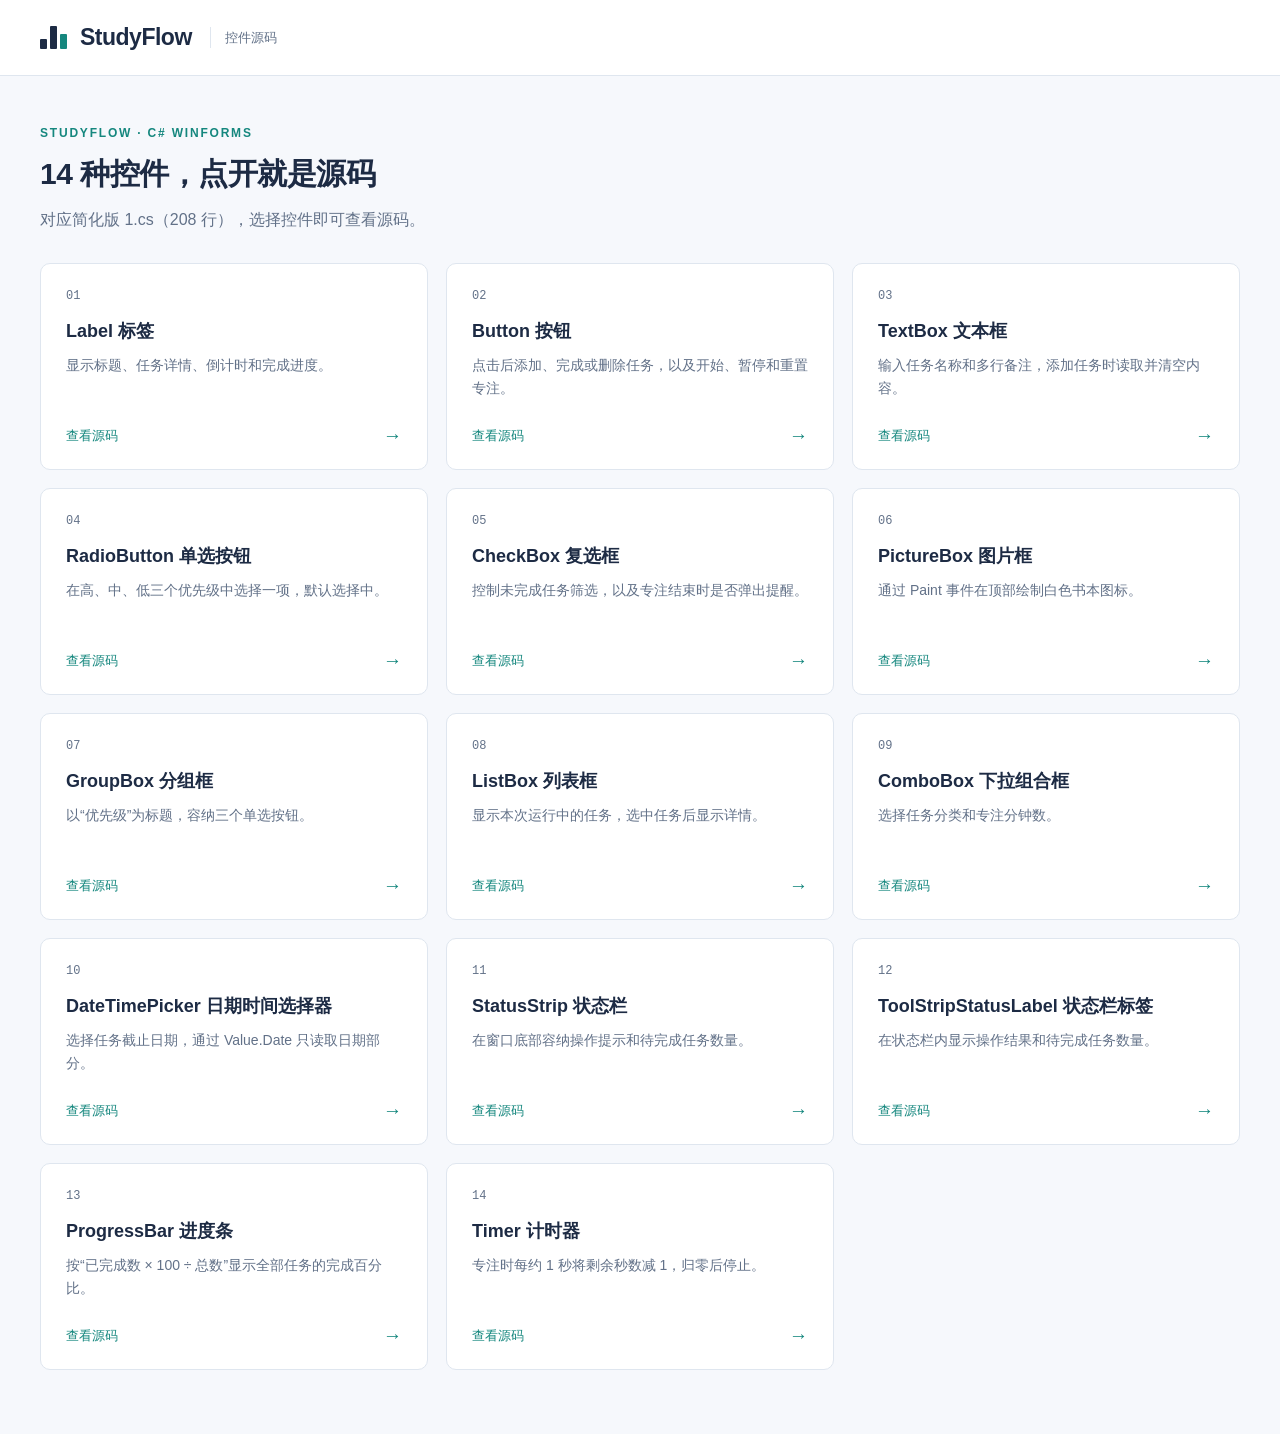
<file: index.html>
<!doctype html>
<html lang="zh-CN">
<head>
  <meta charset="utf-8">
  <meta name="viewport" content="width=device-width, initial-scale=1">
  <meta name="theme-color" content="#1D2B44">
  <meta name="description" content="14 种 C# WinForms 控件，点击即可查看 StudyFlow 项目中的对应源码。">
  <title>StudyFlow · 14 种控件源码</title>
  <link rel="icon" href="assets/favicon.svg" type="image/svg+xml">
  <link rel="stylesheet" href="style.css?v=sync208-20261018">
  <script defer src="data/source-text.js?v=sync208-20261018"></script>
  <script defer src="data/simple-controls.js?v=sync208-20261018"></script>
  <script defer src="code.js?v=sync208-20261018"></script>
  <script defer src="app.js?v=sync208-20261018"></script>
</head>
<body>
  <a class="skip-link" href="#main">跳到内容</a>
  <header class="topbar">
    <a class="brand" href="#/controls"><span class="brand-mark" aria-hidden="true"><i></i><i></i><i></i></span>StudyFlow <span class="brand-caption">控件源码</span></a>
    <a id="backLink" class="back-link" href="#/controls" hidden>← 全部 14 种控件</a>
  </header>
  <div class="workspace">
    <aside class="sidebar" aria-label="14 种控件"><p class="nav-heading">选择控件 <span>14</span></p><nav id="controlNav"></nav></aside>
    <main id="main" tabindex="-1"></main>
  </div>
  <noscript>请启用 JavaScript，以查看各控件的源码。</noscript>
</body>
</html>
</file>
<file: style.css>
:root{color-scheme:light;--ink:#1d2b44;--muted:#627188;--accent:#15877e;--line:#dfe6ef;--page:#f6f8fc;--white:#fff;font-family:"Segoe UI","Microsoft YaHei UI",sans-serif;color:var(--ink);background:var(--page)}
*{box-sizing:border-box}
body{margin:0;font-size:15px;line-height:1.65}
a{color:inherit;text-decoration:none}
button{font:inherit;cursor:pointer}
[hidden]{display:none!important}
:focus-visible{outline:3px solid var(--accent);outline-offset:4px}
h1,h2,p{margin:0}
.skip-link{position:fixed;top:-80px;left:16px;z-index:10;background:var(--white);padding:10px 16px}
.skip-link:focus{top:8px}
.topbar{height:76px;background:var(--white);border-bottom:1px solid var(--line);padding:0 40px;display:flex;align-items:center;justify-content:space-between;gap:16px}
.brand{display:flex;align-items:center;gap:10px;font-size:23px;font-weight:750;letter-spacing:-.5px}
.brand-caption{font-size:13px;font-weight:400;letter-spacing:0;color:var(--muted);border-left:1px solid var(--line);padding-left:14px;margin-left:8px}
.brand-mark{display:flex;align-items:flex-end;gap:3px;margin-right:3px}
.brand-mark i{width:7px;height:10px;background:var(--ink);border-radius:1px}
.brand-mark i:nth-child(2){height:23px}
.brand-mark i:nth-child(3){height:15px;background:var(--accent)}
.back-link{font-size:14px;color:var(--accent);padding:7px 12px;border:1px solid var(--line);border-radius:6px}
.back-link:hover{background:#edf7f5}
.workspace{max-width:1400px;margin:auto}
main{padding:48px 40px 64px;min-width:0}
.page-heading{margin-bottom:30px}
.eyebrow{font-size:12px;font-weight:650;letter-spacing:1.8px;color:var(--accent);margin-bottom:9px}
h1{font-size:30px;line-height:1.4;letter-spacing:-.5px;overflow-wrap:anywhere}
h1:focus{outline:none}
.lead{color:var(--muted);margin-top:12px;font-size:16px;max-width:780px}
.control-grid{display:grid;grid-template-columns:repeat(3,minmax(0,1fr));gap:18px}
.control-card{background:var(--white);border:1px solid var(--line);border-radius:10px;min-height:207px;padding:23px 25px;display:flex;flex-direction:column;position:relative;transition:border-color .15s,box-shadow .15s}
.control-card:hover{border-color:var(--accent);box-shadow:0 4px 16px #1d2b4409}
.card-number{font:12px/1.5 Consolas,monospace;color:var(--muted);margin-bottom:12px}
.control-card h2{font-size:18px;line-height:1.6;font-weight:650;overflow-wrap:anywhere}
.control-card p{font-size:14px;color:var(--muted);margin:8px 0 20px}
.card-action{margin-top:auto;color:var(--accent);font-size:13px;display:flex;justify-content:space-between;align-items:center}
.card-action span{font-size:19px;line-height:1}
.sidebar{display:none}
.show-source .workspace{display:grid;grid-template-columns:248px minmax(0,1fr);max-width:1600px}
.show-source .sidebar{display:block;background:var(--white);border-right:1px solid var(--line);padding:25px 15px;position:sticky;top:0;height:100vh;overflow-y:auto}
.nav-heading{padding:0 12px 16px;color:var(--muted);font-size:13px;display:flex;justify-content:space-between}
.nav-heading span{color:var(--accent)}
.control-link{display:flex;gap:10px;align-items:flex-start;padding:9px 12px;border-radius:6px;margin:2px 0}
.control-link:hover{background:var(--page)}
.control-link.active{background:#e7f4f2;color:#096e66}
.nav-index{color:var(--muted);font:10px/2 Consolas,monospace;min-width:14px}
.nav-type{display:block;font:12px/1.8 Consolas,monospace;overflow-wrap:anywhere}
.nav-name{display:block;font-size:12px;color:var(--muted)}
.active .nav-name{color:#096e66}
.show-source main{padding-top:36px}
.snippet{border:1px solid var(--line);border-radius:9px;background:var(--white);overflow:hidden;margin-bottom:22px}
.snippet-heading{display:flex;align-items:center;justify-content:space-between;gap:14px;padding:15px 20px;border-bottom:1px solid var(--line)}
.snippet-heading h2{font-size:16px;font-weight:650}
.snippet-heading p{color:var(--muted);font-size:12px;margin-top:3px}
.copy-button{flex-shrink:0;background:var(--white);color:var(--accent);border:1px solid var(--line);border-radius:5px;padding:5px 10px;font-size:12px}
.copy-button:hover{background:#edf7f5;border-color:#9bcfc8}
.code-block{padding:16px 0;overflow-x:auto;tab-size:4;background:#fcfdff}
.code-line{display:grid;grid-template-columns:48px minmax(0,1fr);align-items:start;min-height:27px}
.line-number{font:12px/27px Consolas,monospace;color:#8490a1;text-align:right;padding-right:12px;user-select:none}
.line-code{font:14px/27px Consolas,"Cascadia Mono","Microsoft YaHei UI",monospace;white-space:pre-wrap;overflow-wrap:anywhere;padding:0 18px 0 12px;border-left:1px solid #e9edf3;min-width:0}
.token-keyword{color:#8057b5}.token-type{color:#137c79}.token-string{color:#9b592b}.token-number{color:#b54455}.token-comment{color:#73826b}.token-method{color:#2d66a6}
@media(min-width:1650px){.show-source main{padding-left:48px;padding-right:48px}.line-code{font-size:15px}}
@media(max-width:1100px){.control-grid{grid-template-columns:repeat(2,minmax(0,1fr))}.show-source .workspace{grid-template-columns:220px minmax(0,1fr)}.show-source main{padding-left:24px;padding-right:24px}.control-link{padding-left:6px;padding-right:6px;gap:7px}}
@media(max-width:760px){.topbar{height:66px;padding:0 20px}.brand{font-size:20px}.brand-caption{display:none}.back-link{font-size:12px;padding:6px 8px}main{padding:32px 20px 44px}h1{font-size:26px}.lead{font-size:14px}.show-source .workspace{display:block}.show-source .sidebar{display:none}.show-source main{padding:28px 20px 40px}.page-heading{margin-bottom:24px}.snippet-heading{padding:13px 14px}.snippet-heading h2{font-size:14px}.code-line{grid-template-columns:35px minmax(0,1fr)}.line-number{font-size:10px;padding-right:7px}.line-code{font-size:12px;line-height:25px;padding-left:8px;padding-right:10px}.copy-button{font-size:11px;padding:5px 7px}}
@media(max-width:520px){.control-grid{grid-template-columns:1fr;gap:12px}.control-card{min-height:173px;padding:19px 22px}.card-number{margin-bottom:7px}.control-card p{margin-bottom:14px}.snippet-heading{align-items:flex-start}}
@media(prefers-reduced-motion:reduce){*{transition:none!important}}
</file>
